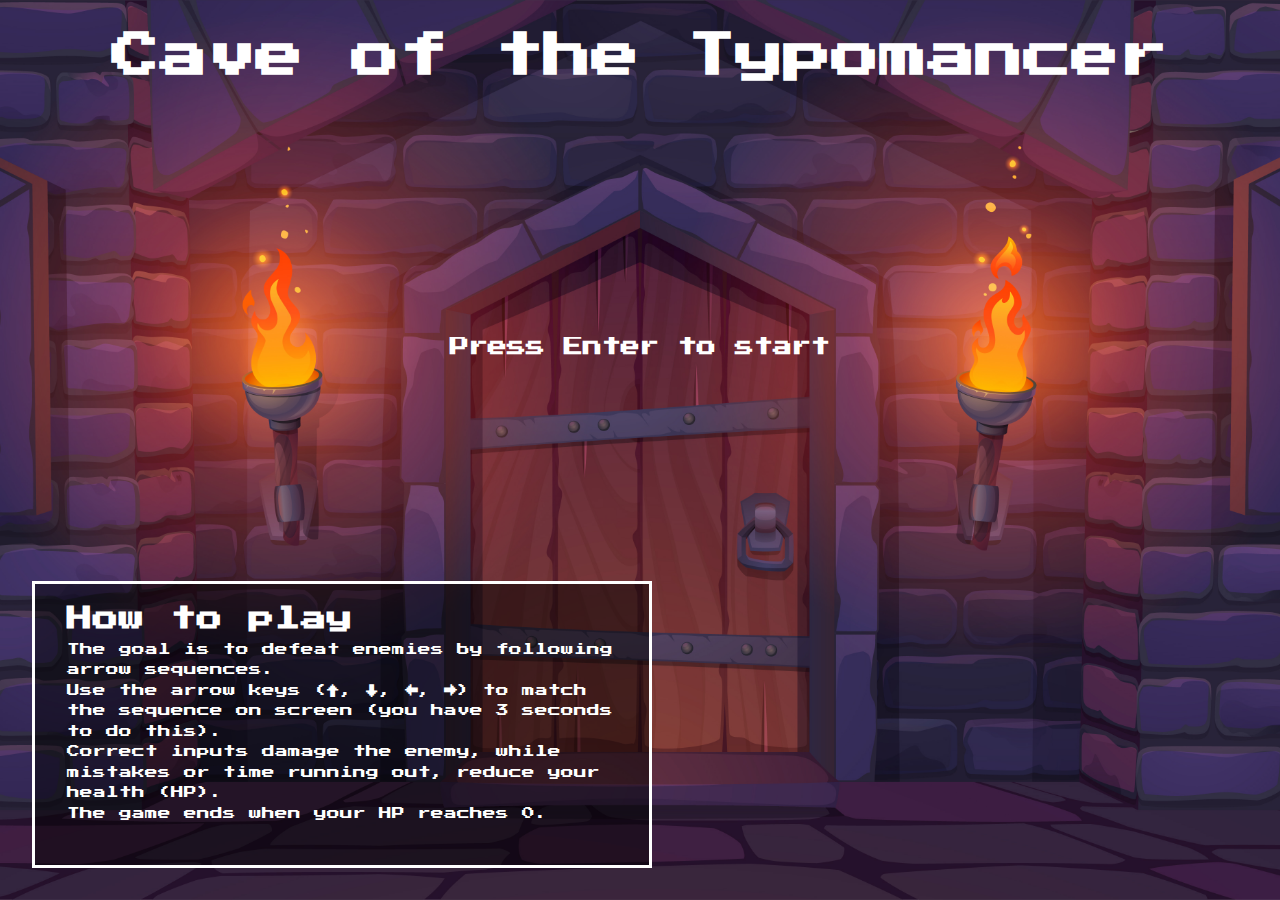
<file: index.html>
<!DOCTYPE html>

<html lang="en">

<head>

    <meta charset="utf-8">
    <meta name="viewport" content="width=device-width, initial-scale=1">

    <title>Cave of the Typomancer</title>

    <!-- Styles -->
    <link rel="stylesheet" href="">
    <link rel="stylesheet" href="./CSS/main.css">
    <link rel="stylesheet" href="./CSS/playerAndEnemy.css">
    <link rel="stylesheet" href="./CSS/mainMenu.css">
    <link rel="stylesheet" href="./CSS/gameplay.css">
    <link rel="stylesheet" href="./CSS/animations.css">
    <link rel="stylesheet" href="./CSS/gameover.css">

    <!-- Fonts -->
    <link rel="preconnect" href="https://fonts.googleapis.com">
    <link rel="preconnect" href="https://fonts.gstatic.com" crossorigin>
    <link href="https://fonts.googleapis.com/css2?family=Press+Start+2P&display=swap" rel="stylesheet">
    <link rel="preconnect" href="https://fonts.googleapis.com">
    <link rel="preconnect" href="https://fonts.gstatic.com" crossorigin>
    <link href="https://fonts.googleapis.com/css2?family=Pixelify+Sans:wght@400..700&display=swap" rel="stylesheet">
    <link rel="preconnect" href="https://fonts.googleapis.com">
    <link rel="preconnect" href="https://fonts.gstatic.com" crossorigin>
    <link href="https://fonts.googleapis.com/css2?family=Honk&display=swap" rel="stylesheet">

</head>

<body>


    <div id="main-container" class="background-container">
        <div id="main-menu">
            <div>
                
                <h1 id="main-title">Cave of the Typomancer</h1>
            </div>
            <div class="start-game">
                <h2>Press Enter to start</h2>
            </div>
            <div class="instructions">
                
                <h1 id="howToPlay">How to play </h1>
                <p>The goal is to defeat enemies by following arrow sequences. <br> Use the arrow keys (↑, ↓, ←, →) to match the
                    sequence on screen (you have 3 seconds to do this). <br>
                    Correct inputs damage the enemy, while mistakes or time running out, reduce your health (HP).<br> The
                    game
                    ends
                    when your HP reaches 0.</p>
                </div>
            </div>

    </div>


    <div id="game-container" class="background-container">
        <div id="score"><img src="./media/chests-01.png"></div>
        <div id="fight">
            <div id="hero" class="animated idle"></div>
            <div id="enemy" class="animated idle"></div>
            <div id="platform"></div>
        </div>
        <div id="playerDmg">
            <img src="./media/Sword.png">
            <h2>x 2 </h2>
        </div>
        <div id="playerHP">
            <div id="playerHpImg"><img src="./media/life-counter-img.png"></div>
        </div>
        <div id="enemyDmg"><img src="./media/Sword.png"></div>
        <div id="enemyHP"><img src="./media/enemy-health-counter.png"></div>

    </div>

    <div id="arrow-container"></div>
    </div>

    <script src="" async defer></script>
    <script src="js/main.js"></script>
    <script src="js/gameplay.js"></script>
</body>

</html>
</file>
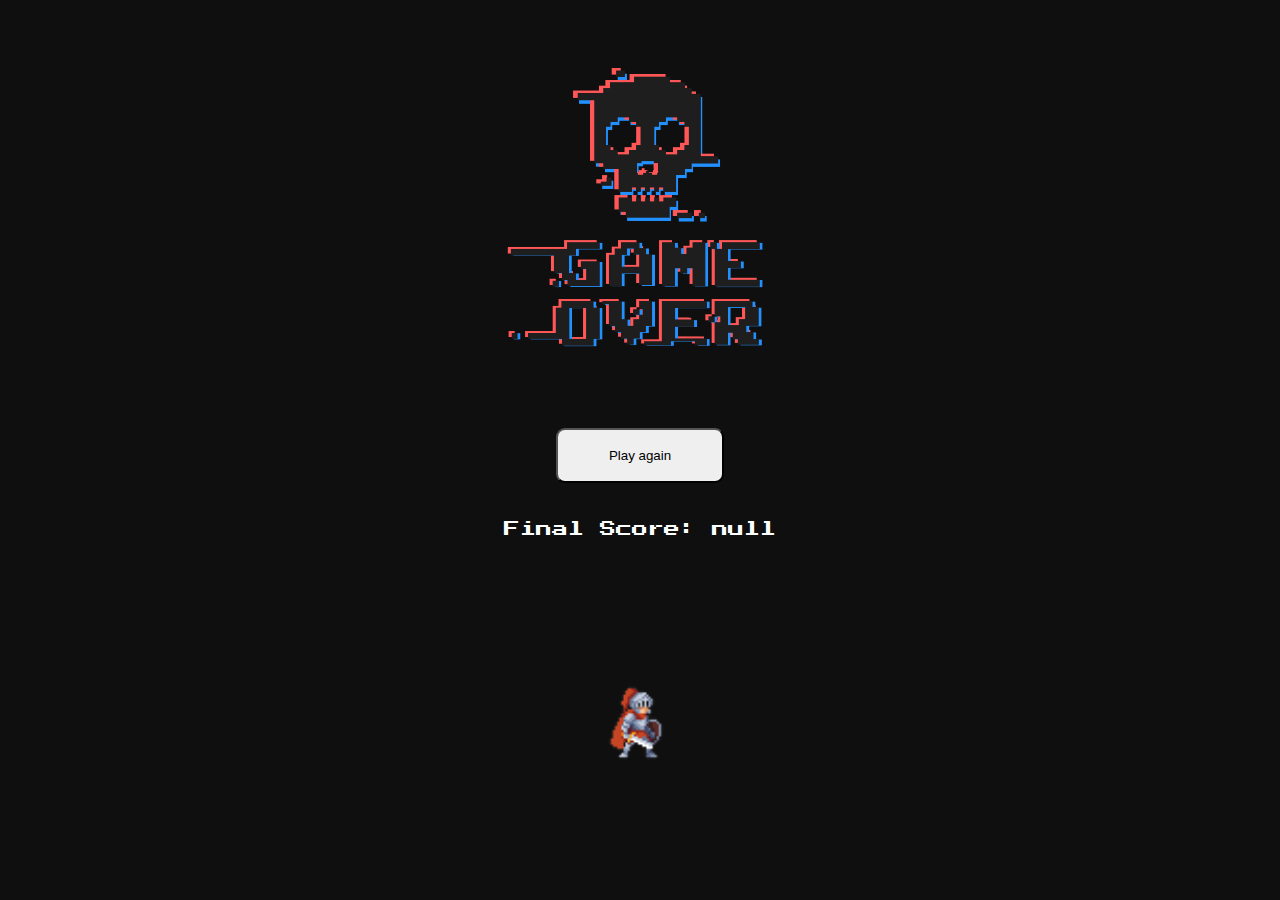
<file: gameover.html>
<!DOCTYPE html>

<html lang="en">

<head>
    <meta charset="utf-8">
    <meta http-equiv="X-UA-Compatible" content="IE=edge">
    <title></title>

    <meta name="viewport" content="width=device-width, initial-scale=1">
    
    <!-- Styles -->
    <link rel="stylesheet" href="">
    <link rel="stylesheet" href="./CSS/main.css">
    <link rel="stylesheet" href="./CSS/playerAndEnemy.css">
    <link rel="stylesheet" href="./CSS/mainMenu.css">
    <link rel="stylesheet" href="./CSS/gameplay.css">
    <link rel="stylesheet" href="./CSS/animations.css">
    <link rel="stylesheet" href="./CSS/gameover.css">

     <!-- Fonts -->
     <link rel="preconnect" href="https://fonts.googleapis.com">
     <link rel="preconnect" href="https://fonts.gstatic.com" crossorigin>
     <link href="https://fonts.googleapis.com/css2?family=Press+Start+2P&display=swap" rel="stylesheet">
     <link rel="preconnect" href="https://fonts.googleapis.com">
     <link rel="preconnect" href="https://fonts.gstatic.com" crossorigin>
     <link href="https://fonts.googleapis.com/css2?family=Pixelify+Sans:wght@400..700&display=swap" rel="stylesheet">
     <link rel="preconnect" href="https://fonts.googleapis.com">
     <link rel="preconnect" href="https://fonts.gstatic.com" crossorigin>
     <link href="https://fonts.googleapis.com/css2?family=Honk&display=swap" rel="stylesheet">


</head>

<body id="gameover-page">


    <div id="gameOver-container" class="background-container">
        <div id="gameOver" class="fade-in">
            <img src="./media/game-over.png">
            <div id="hero" class="animated die"></div>
            <a href="./index.html">
                <button id="playAgain-button" type="button">Play again</button>
            </a>
            <div id="total-score"></div>
        </div>

        <div id="replay-container">

        </div>

    </div>
    <script src="js/gameover.js"></script>
</body>

</html>
</file>
<file: CSS/main.css>
/*//// GENERAL AND FONTS ////*/

* {
    margin: 0;
    padding: 0;
}

.press-start-2p-regular {
    font-family: "Press Start 2P", system-ui;
    font-weight: 400;
    font-style: normal;
}

.pixelify-sans-pfont {
    font-family: "Pixelify Sans", sans-serif;
    font-optical-sizing: auto;
    font-weight: 400;
    font-style: normal;
}

.honk-title {
    font-family: "Honk", system-ui;
    font-optical-sizing: auto;
    font-weight: 400;
    font-style: normal;
    font-variation-settings:
      "MORF" 15,
      "SHLN" 50;
  }


body {
    background-color: rgb(15, 15, 15);
}

h1 {
    color: white;
    font-family: "Press Start 2P"
}
</file>
<file: CSS/playerAndEnemy.css>
#playerHP, #enemyHP, #playerDmg, #enemyDmg {
    display: flex;
    position: absolute;
    align-items: center;
    flex-direction: row;
}

#playerHP {
    bottom: 15vh;
    left: 5vw;
}

#enemyHP {
    bottom: 15vh;
    right: 5vw;
}

#playerHP h2, #enemyHP h2 {
    font-size: 2vw;
    font-family: "Press Start 2P";
}

#playerHP img, #enemyHP img, #playerDmg img, #enemyDmg img {
    width: 4vw;
    margin-right: 1vw;
}

#playerDmg {
    display: flex;
    position: absolute;
    bottom: 8%;
    left: 5%;
    align-items: center;
}

#playerDmg h2 {
    font-size: 2vw;
    font-family: "Press Start 2P";
    color: white
}

#enemyDmg {
    display: flex;
    position: absolute;
    bottom: 8%;
    right: 7%;
    align-items: center
}

#enemyDmg h2 {
    font-size: 2vw;
    font-family: "Press Start 2P"
}
</file>
<file: CSS/mainMenu.css>
#main-container {
    display: flex;
    flex-direction: column;
    align-content: space-around;
    align-items: center;
    height: 100vh;
    background-image: url(../media/MainBackground.jpg);
    background-size: cover;
    background-repeat: no-repeat;
    background-position: 50% 65%;
    width: 100%;
    margin: 0;
    overflow: hidden;
}

#main-title {
    font-family: "Press Start 2P", system-ui;
    font-size: 4rem;
    color: white;
    margin: 2rem 0 2rem 0; 
    width: 100%;  
}

.start-game {
    position: relative;
    color: white;
    font-family: "Press Start 2P", system-ui;
    font-size: 1.2rem;
    text-align: center;
    top: 25vh;
    opacity: 1;
    animation: fade 1s linear infinite;
    width: auto;
    height: 100vh;
    overflow: hidden;
}

.instructions {
    color: white;
    font-family: "Press Start 2P", system-ui;
    font-size: 1.1em;
    border: 3px solid rgb(255, 255, 255);
    background-color: rgba(0, 0, 0, 0.479);
    padding: 2rem;
    margin: 0 0 2rem 2rem;  
    position: absolute;
    bottom: 0;  
    left: 0;
    width: 48vw;
    height: 30vh;  
    line-height: 1.6em;
}

.instructions p {
    margin-top: 2rem;
}

@keyframes fade {
    0%, 100% { opacity: 0; }
    50% { opacity: 1; }
}

/* RESPONSIVE MEDIA QUERYS */

@media (max-width: 1440px) {
    #main-title{
        font-size: 3rem;
    }
    .instructions {
        font-size: 0.8rem;
        width: 43vw;
        height: 25vh;
        padding: 2rem 2rem 2rem 2rem;
    }
    .instructions p{
        margin-top: 0.8rem;
    }
    .start-game{
        font-size: 0.8rem;
        top: 25vh
    } 
}

@media (max-width: 1366px) {
    #main-title{
        font-size: 3rem;
    }
    .instructions {
        font-size: 0.8em;
        width: 43vw;
        height: 25vh;
        padding: 1.5rem 2rem 2rem 2rem;
    }
    .instructions p{
        margin-top: 0.7rem;
    }
    .start-game{
        font-size: 0.8rem;
        top: 25vh
    }

}
</file>
<file: CSS/gameplay.css>
/*//// GAME SCREEN ////*/

#game-container {
    display:none ;
    background-image: url(../media/MainBackground2.jpg);
    background-size: cover;
    background-position: center;
    width: 100vw;
    height: 100vh;
}

#game-container img {
    margin-right: 5px;
}

#arrow-container {
    position: absolute;
    display: flex;
    flex-direction: row;
    justify-content: center;
    top: 20vh;
    min-width: 100vw;
}

#platform {
    background-image: url(../media/base-platform.png);
    display: block;
    position: absolute;
    width: 40vw;
    height: 30vh;
    bottom: 12vh;
    left: 30vw;
    background-size: contain;
    background-repeat: no-repeat;
}

#arrow-container img {
    width: 10vw;
    height: auto;
}

/*SCORE*/

#score {
    display: flex;
    position: absolute;
    top: 10vh;
    left: 5vw;
    align-items: center;
    flex-direction: row;
    font-family: "Press Start 2P"

}

#score h2 {

    font-size: 2givw;
}

#score img {

    width: 4vw;

}

#total-score {
    font-family: "Press Start 2P";
    color: white;
    margin-top: 3%;
}
</file>
<file: CSS/animations.css>
.fade-in {
    animation: fadeIn ease 2s;
    -webkit-animation: fadeIn ease 2s;
    -moz-animation: fadeIn ease 2s;
    -o-animation: fadeIn ease 2s;
    -ms-animation: fadeIn ease 2s;
}

@keyframes fadeIn {
    0% {
        opacity: 0;
    }

    100% {
        opacity: 1;
    }
}

@-moz-keyframes fadeIn {
    0% {
        opacity: 0;
    }

    100% {
        opacity: 1;
    }
}

@-webkit-keyframes fadeIn {
    0% {
        opacity: 0;
    }

    100% {
        opacity: 1;
    }
}

@-o-keyframes fadeIn {
    0% {
        opacity: 0;
    }

    100% {
        opacity: 1;
    }
}

@-ms-keyframes fadeIn {
    0% {
        opacity: 0;
    }

    100% {
        opacity: 1;
    }
}


#hero {
    position: absolute;
    width: 230px;
    height: 150px;
    bottom: 0;
    top: 46%;
    left: 33%;
}

#hero.animated {
    background-repeat: no-repeat;
    background-size: 1400px;
    animation-duration: .5s;
    animation-iteration-count: infinite;
    animation-play-state: running;
    animation-timing-function: steps(7);
    animation-name: hero-animation;
}

@keyframes hero-animation {
    100% {
        background-position-x: -1400px;
    }
}

#hero.animated.idle {
    background-image: url("../media/player-character/player-idle.png");

}

#hero.animated.attack {
    background-image: url("../media/player-character/player-attack.png");
    animation-timing-function: steps(6);
    background-size: 1200px;
    animation-name: hero-animation-attack;
}

@keyframes hero-animation-attack {
    100% {
        background-position-x: -1200px;
    }
}

#hero.animated.hurt {
    background-image: url("../media/player-character/player-hurt.png");
    animation-timing-function: steps(4);
    background-size: 785px;
    animation-name: hero-animation-hurt;
    animation-duration: .4s;


}

@keyframes hero-animation-hurt {
    100% {
        background-position-x: -785px;
    }
}

#hero.animated.die {
    background-image: url("../media/player-character/player-death.png");
    animation-timing-function: steps(11);
    background-size: 2400px;
    animation-name: hero-animation-die;
    animation-duration: 2s;
    animation-iteration-count: 1;
    animation-fill-mode: both;
    left: 42vw;
    top: 65vh;
    height: 130px;
}

@keyframes hero-animation-die {
    100% {
        background-position-x: -2200px;
    }
}

#enemy {
    position: absolute;
    width: 150px;
    height: 150px;
    top: 48%;
    bottom: 0;
    right: 37%;
}

#enemy.animated {
    background-repeat: no-repeat;
    background-size: 1400px;
    animation-duration: .5s;
    animation-iteration-count: infinite;
    animation-play-state: running;
    animation-timing-function: steps(8);
    animation-name: enemy-animation;
}

#enemy.animated.idle {
    background-image: url("../media/enemies/enemy1-idle.png");

}


@keyframes enemy-animation {
    100% {
        background-position-x: -1400px;
    }
}

#enemy.animated.attack {
    background-image: url(../media/enemies/enemy1-attack.png);
    animation-timing-function: steps(14);
    background-size: 2400px;
    animation-name: enemy-animation-attack;
    animation-duration: .5s;
}

@keyframes enemy-animation-attack {
    100% {
        background-position-x: -2400px;
    }
}

#enemy.animated.hurt {
    background-image: url("../media/enemies/enemy1-hurt.png");
    animation-timing-function: steps(5);
    background-size: 880px;
    animation-name: enemy-animation-hurt;
    animation-duration: .45s;


}

@keyframes enemy-animation-hurt {
    100% {
        background-position-x: -880px;
    }
}

#enemy.animated.die {
    background-image: url("../media/enemies/enemy1-die.png");
    animation-timing-function: steps(14);
    background-size: 2400px;
    animation-name: enemy-animation-die;
    animation-duration: .5s;
}

@keyframes enemy-animation-die {
    100% {
        background-position-x: -2400px;
    }
}
</file>
<file: CSS/gameover.css>
#gameOver {
    display: flex;
    position: absolute;
    flex-direction: column;
    justify-content: center;
    align-items: center;
    width: 100vw;
    top: 5vh;
    transition: 1s;
}

#gameOver img {
    width: 25vw;
    margin-bottom: 7vh;


}

#gameOver button {
    position: relative;
    padding: 2vh 4vw;
    cursor: pointer;
    border-radius: 1vh;
}
</file>
